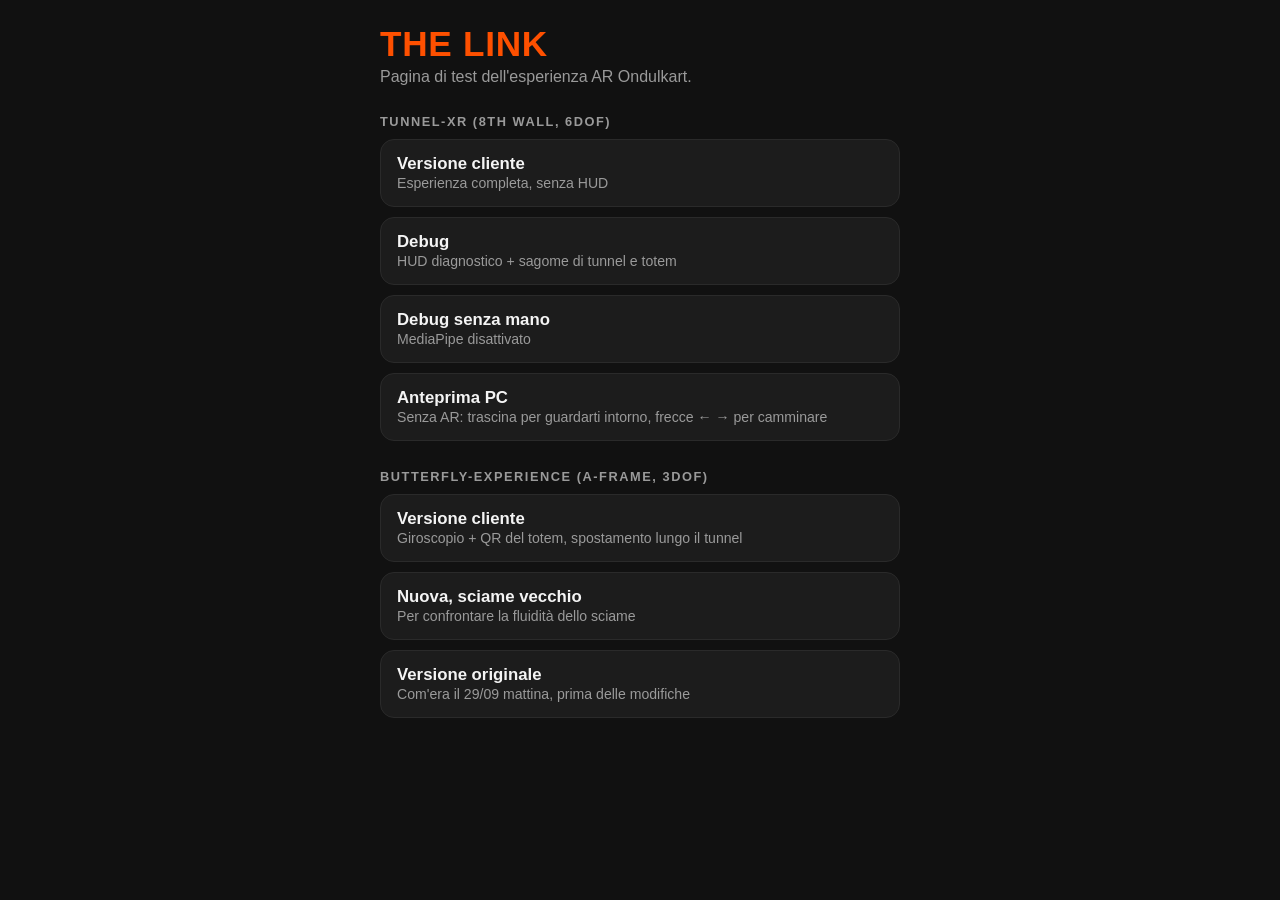
<file: index.html>
<!DOCTYPE html>
<html lang="it">
<head>
  <meta charset="utf-8">
  <meta name="viewport" content="width=device-width, initial-scale=1, viewport-fit=cover">
  <title>THE LINK — test</title>
  <style>
    :root { --bg: #111; --fg: #f4f4f4; --muted: #9a9a9a; --accent: #fe5000; --card: #1c1c1c; }
    * { box-sizing: border-box; }
    body { margin: 0; background: var(--bg); color: var(--fg); font-family: -apple-system, BlinkMacSystemFont, "Segoe UI", sans-serif;
      padding: max(24px, env(safe-area-inset-top)) 16px 32px; }
    main { max-width: 520px; margin: 0 auto; }
    h1 { color: var(--accent); font-size: 2.2em; margin: 0 0 4px; letter-spacing: 0.02em; }
    p.lead { color: var(--muted); margin: 0 0 24px; }
    h2 { font-size: 0.8em; text-transform: uppercase; letter-spacing: 0.12em; color: var(--muted); margin: 28px 0 10px; }
    a.card { display: block; background: var(--card); color: var(--fg); text-decoration: none; border-radius: 14px;
      padding: 14px 16px; margin-bottom: 10px; border: 1px solid #2a2a2a; }
    a.card:active { border-color: var(--accent); }
    a.card strong { display: block; font-size: 1.05em; }
    a.card span { color: var(--muted); font-size: 0.88em; }
  </style>
</head>
<body>
<main>
  <h1>THE LINK</h1>
  <p class="lead">Pagina di test dell'esperienza AR Ondulkart.</p>

  <h2>tunnel-xr (8th Wall, 6DoF)</h2>
  <a class="card" href="tunnel-xr.html"><strong>Versione cliente</strong><span>Esperienza completa, senza HUD</span></a>
  <a class="card" href="tunnel-xr.html?debug"><strong>Debug</strong><span>HUD diagnostico + sagome di tunnel e totem</span></a>
  <a class="card" href="tunnel-xr.html?debug&nohands"><strong>Debug senza mano</strong><span>MediaPipe disattivato</span></a>
  <a class="card" href="tunnel-xr.html?preview&autostart"><strong>Anteprima PC</strong><span>Senza AR: trascina per guardarti intorno, frecce ← → per camminare</span></a>

  <h2>butterfly-experience (A-Frame, 3DoF)</h2>
  <a class="card" href="butterfly-experience.html"><strong>Versione cliente</strong><span>Giroscopio + QR del totem, spostamento lungo il tunnel</span></a>
  <a class="card" href="butterfly-experience.html?legacy"><strong>Nuova, sciame vecchio</strong><span>Per confrontare la fluidità dello sciame</span></a>
  <a class="card" href="butterfly-experience-originale.html"><strong>Versione originale</strong><span>Com'era il 29/09 mattina, prima delle modifiche</span></a>
</main>
</body>
</html>
</file>
